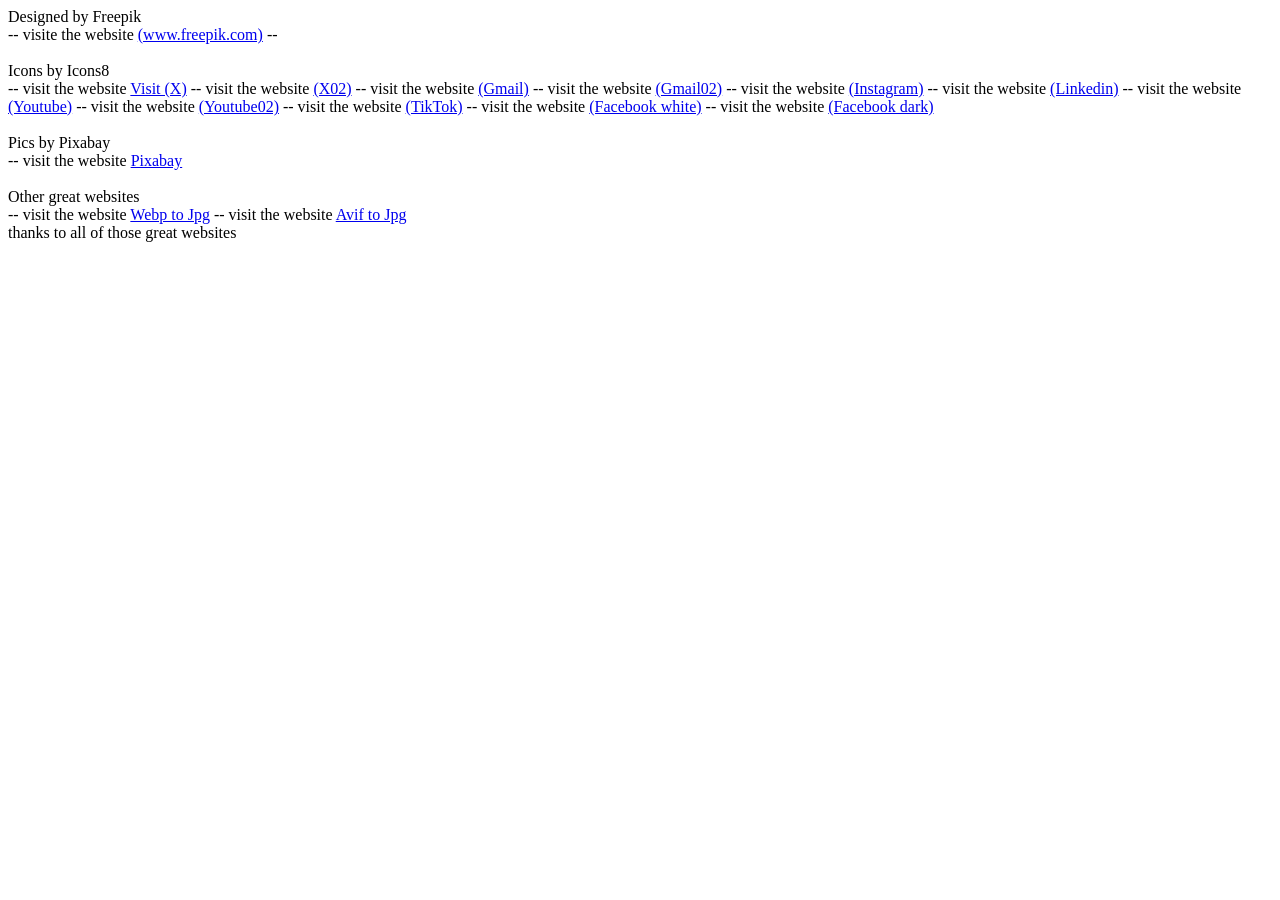
<file: Hauputseite/links.html>
<!DOCTYPE html>
<html lang="en">
<head>
    <meta charset="UTF-8">
    <meta name="viewport" content="width=device-width, initial-scale=1.0">
    <title>Document</title>
</head>
<body>
    Designed by Freepik <br>
     -- visite the website <a href="www.freepik.com">(www.freepik.com)</a> --
    <br>
    <br>
    Icons by Icons8 <br>
    -- visit the website <a href="https://icons8.de/icon/110895/x">Visit (X)</a> 
    -- visit the website <a href="https://icons8.de/icon/ClbD5JTFM7FA/x">(X02)</a> 
    -- visit the website <a href="https://icons8.de/icon/EgRndDDLh8kS/gmail">(Gmail)</a> 
    -- visit the website <a href="https://icons8.de/icon/EgRndDDLh8kS/gmail">(Gmail02)</a> 
    -- visit the website <a href="https://icons8.de/icon/5eT5OnLluNOx/instagram">(Instagram)</a> 
    -- visit the website <a href="https://icons8.de/icon/60ZV_wYC0BM2/linkedin">(Linkedin)</a> 
    -- visit the website <a href="https://icons8.de/icon/szxM3fi4e37N/youtube-play">(Youtube)</a>
    -- visit the website <a href="https://icons8.de/icon/37325/youtube">(Youtube02)</a>  
    -- visit the website <a href="https://icons8.de/icon/SpIfxZbiwM1P/tiktok">(TikTok)</a>
    -- visit the website <a href="https://icons8.de/icon/118468/facebook">(Facebook white)</a>
    -- visit the website <a href="https://icons8.com/icon/118468/facebook-neu">(Facebook dark)</a>



    <br>
    <br>
    Pics by Pixabay <br>
    -- visit the website <a href="https://pixabay.com/de/illustrations/schwarz-hintergrund-textur-370118/">Pixabay</a>


    <br>
    <br>
    Other great websites <br>
    -- visit the website <a href="https://ezgif.com/webp-to-jpg/ezgif-2ce39c697c668.webp">Webp to Jpg</a>
    -- visit the website <a href="https://cloudconvert.com/avif-to-jpg">Avif to Jpg</a>


    <br>thanks to all of those great websites
</body>
</html>
</file>
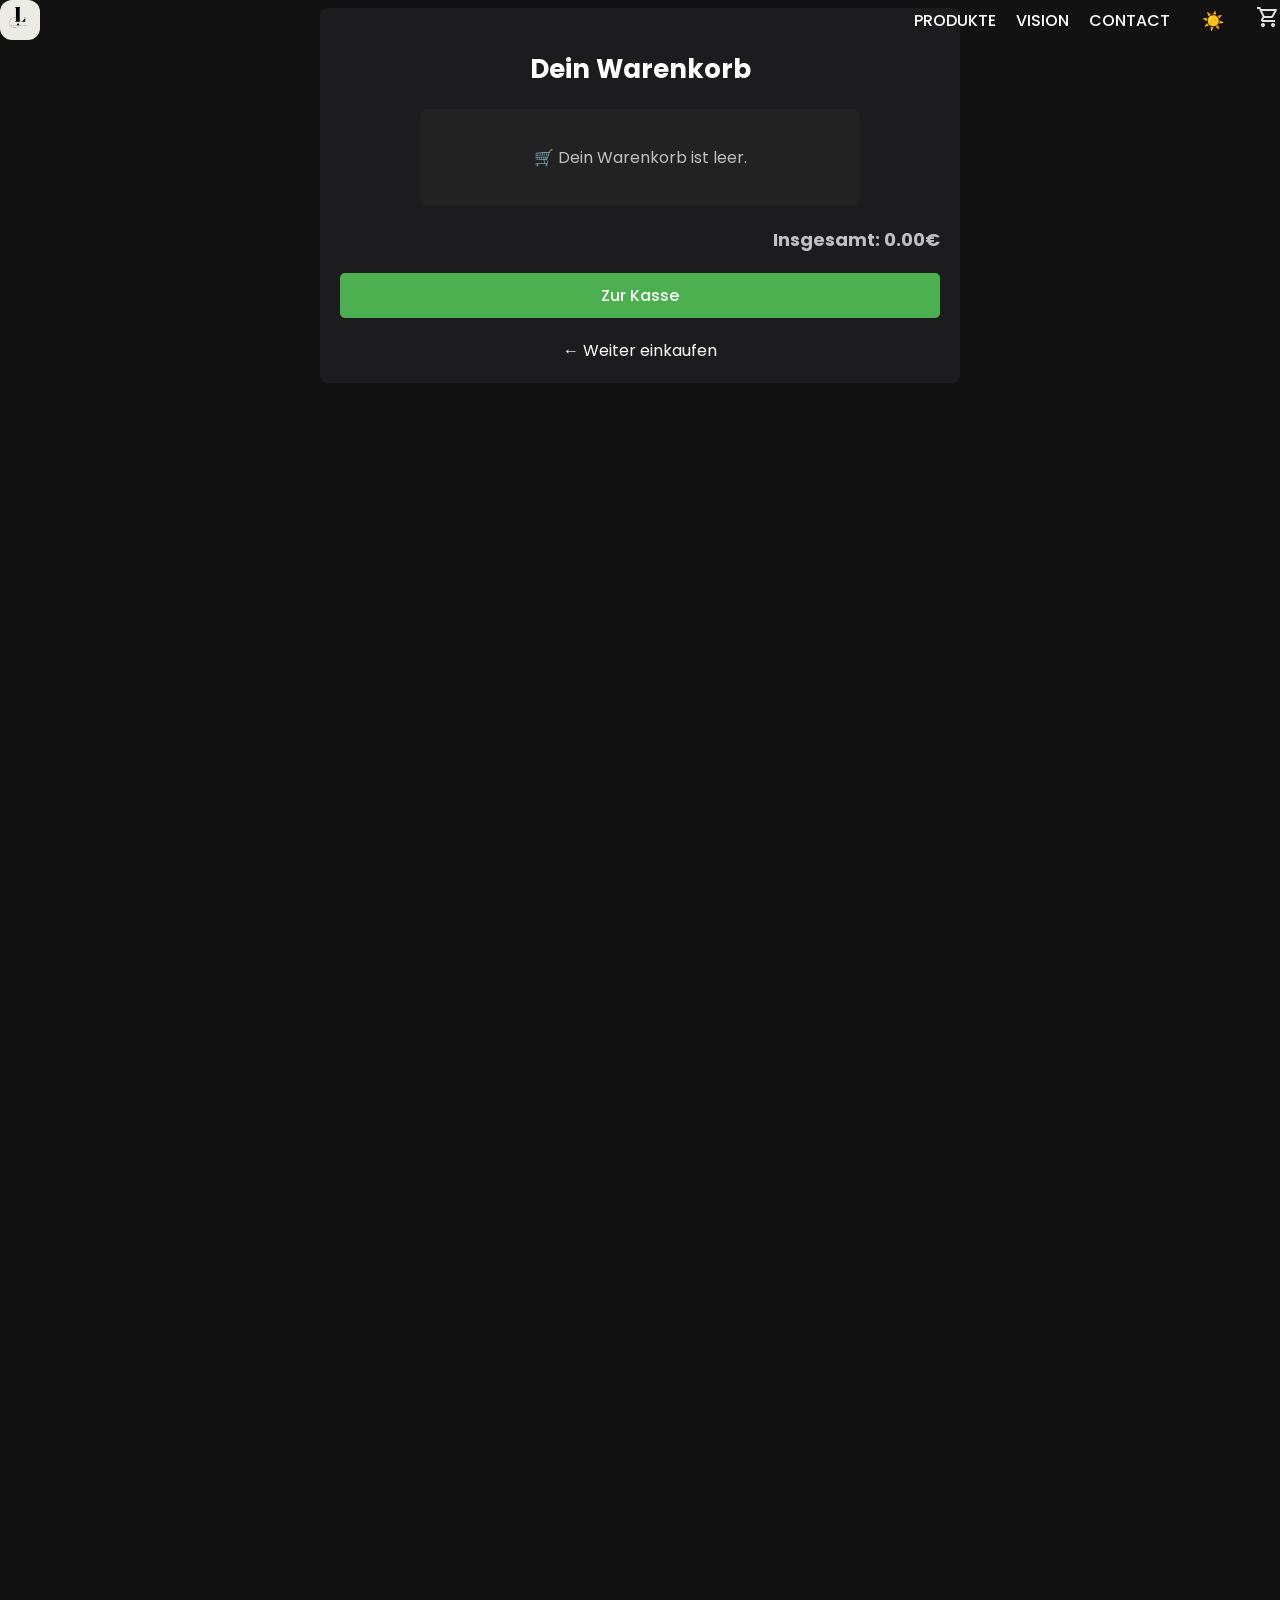
<file: business/einkaufswagen/einkaufswagen.html>
<!DOCTYPE html>
<html lang="en">
<head>
    <meta charset="UTF-8">
    <meta name="viewport" content="width=device-width, initial-scale=1.0">
    <title>Your Cart - Lumio</title>
    <link rel="stylesheet" href="/business/business.css">
</head>
<body class="dark-mode">

    

    <!-- Navigation und Logo -->
    <header>
        <div class="logo"><img src="/img/logo_w.png" alt="Lumio Logo"></div>
        <nav>
            <ul>
                <li><a href="/business/business.html#shop">PRODUKTE</a></li>
                <li><a href="/business/business.html#vision">VISION</a></li>
                <li><a href="/business/business.html#contact">CONTACT</a></li>
                <button id="theme-toggle" class="theme-button">🌙</button>
                <a href="/business/einkaufswagen/einkaufswagen.html"><img src="/img/shopping_cart.png" alt="Cart" class="cart-icon"></a>
            </ul>
        </nav>
    </header>

    <main class="cart-container">
        <h2>Dein Warenkorb</h2>
        <div id="cart-items"></div>
        <p id="total-price">Insgesamt: 0.00€</p>
        <button id="checkout-btn">Zur Kasse</button>
        <a href="/business/business.html" class="back-link">← Weiter einkaufen</a>
    </main>

    <script src="/business/business.js"></script>
</body>
</html>
</file>
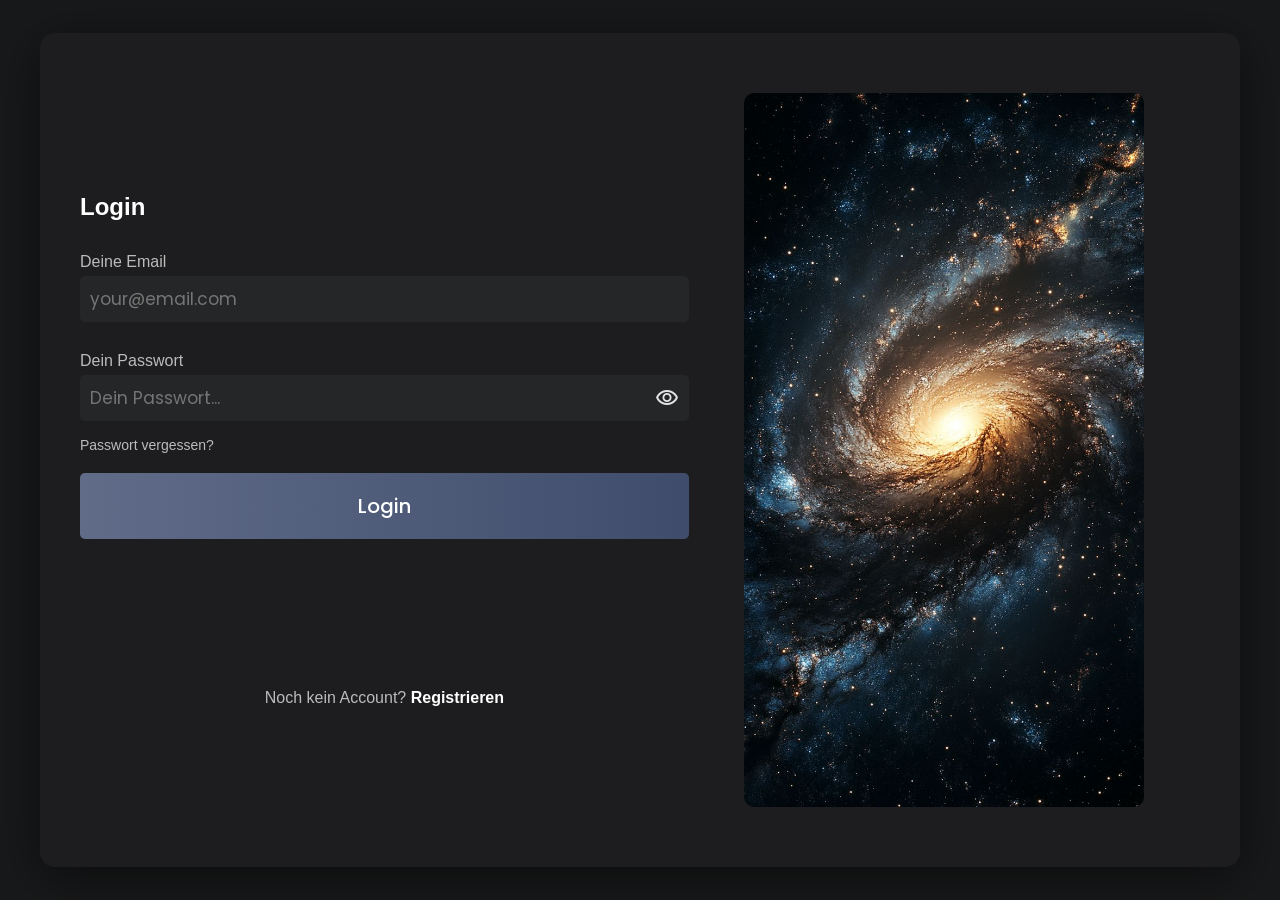
<file: business/login/login.html>
<!DOCTYPE html>
<html lang="de">
<head>
    <meta charset="UTF-8">
    <meta name="viewport" content="width=device-width, initial-scale=1.0">
    <title>Login</title>
    <link rel="stylesheet" href="/business/login/login.css">
</head>
<body>
    <div class="container">
        <div class="login-box">
            <h2>Login</h2>
            <form>
                <label for="email">Deine Email</label>
                <input type="email" id="email" placeholder="your@email.com">
                
                <div class="password-container">
                    <label for="password">Dein Passwort</label>
            
                    <div class="password-wrapper">
                        <input type="password" id="password" placeholder="Dein Passwort...">
                        <!-- Passwort-Toggle mit Bild -->
                        <img src="/img/visibility.png" id="togglePassword" class="password-icon" alt="Toggle Password">
                    </div>
                    <a href="#" class="forgot-password">Passwort vergessen?</a>
                </div>
                
                <button type="submit" class="btn">Login</button>
                <p class="signup-text">Noch kein Account? <a href="#">Registrieren</a></p>
            </form>
        </div>
        <div class="image-box">
            <img src="/img/login.jpg" alt="Login Image">
        </div>
    </div>

    <script src="login.js"></script>
</body>
</html>
</file>
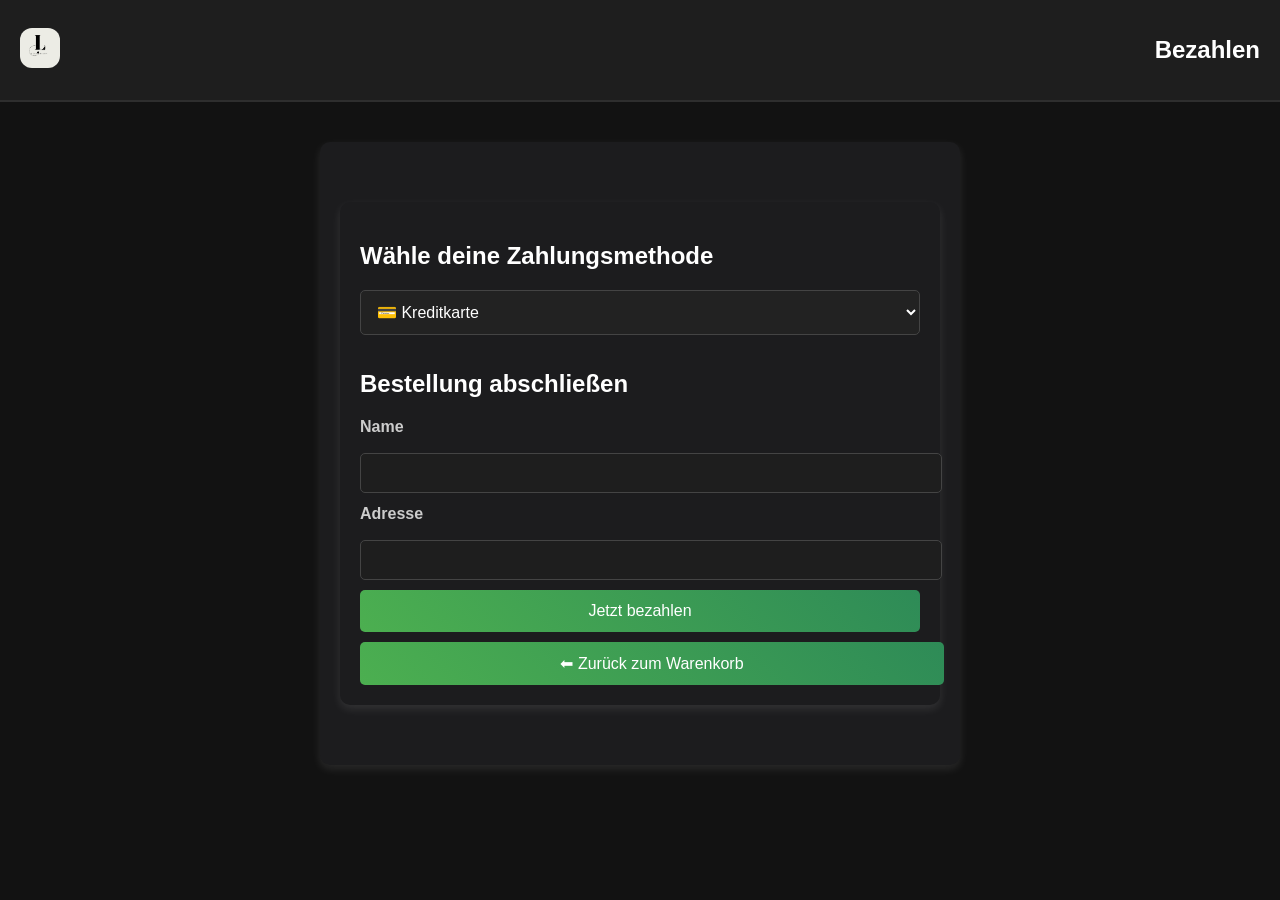
<file: business/einkaufswagen/checkout/checkout.html>
<!DOCTYPE html>
<html lang="de">
<head>
    <meta charset="UTF-8">
    <meta name="viewport" content="width=device-width, initial-scale=1.0">
    <title>Bezahlen - Lumio</title>
    <link rel="stylesheet" href="/business/einkaufswagen/checkout/checkout.css">
</head>
<body class="dark-mode">
    <header>
        <a href="/business/business.html" class="logo">
            <img src="/img/logo_w.png" alt="Lumio Logo">
        </a>
        <h1>Bezahlen</h1>
    </header>

    <main class="checkout-container">
        <div class="checkout-container">
            <h2>Wähle deine Zahlungsmethode</h2>
            
            <select id="payment-method">
                <option value="creditcard">💳 Kreditkarte</option>
                <option value="paypal">🅿️ PayPal</option>
                <option value="applepay">🍏 Apple Pay</option>
            </select>
        
            <div id="payment-form">
                <h2>Bestellung abschließen</h2>
        <form id="payment-form">
            <label for="name">Name</label>
            <input type="text" id="name" required>

            <label for="address">Adresse</label>
            <input type="text" id="address" required>

        </form>
            </div>
        
            <button id="pay-now">Jetzt bezahlen</button>
            <a href="/business/einkaufswagen/einkaufwagen.html" class="back-link">⬅ Zurück zum Warenkorb</a>
        </div>
    </main>

    <script>
        document.getElementById("payment-form").addEventListener("submit", (event) => {
            event.preventDefault();
            alert("Vielen Dank für deine Bestellung! 🎉");
            localStorage.removeItem("cart"); // Warenkorb leeren
            window.location.href = "/business/business.html"; // Zurück zur Startseite
        });
    </script>
</body>
</html>
</file>
<file: business/business.css>
@import url('https://fonts.googleapis.com/css2?family=Cormorant:ital,wght@0,300..700;1,300..700&family=Dancing+Script:wght@400;500;600;700&family=Host+Grotesk:ital,wght@0,300..800;1,300..800&family=Montserrat:wght@100;200;300;400;500;600;700;800;900&family=Open+Sans:wght@300;400;500;600;700;800&family=Orbitron:wght@400..900&family=Playpen+Sans:wght@100;200;300;400;500;600;700;800&family=Poppins:wght@100;200;300;400;500;600;700;800;900&family=Roboto:wght@100;300;400;500;700;900&display=swap');

/* Allgemeines Styling */
html, body {
    height: 200%;
}
  
body {
    font-family: "Poppins", serif;
    transition: background 0.3s, color 0.3s;
    padding: 0;
    margin: 0;
    text-align: center;
    color: white;
}

/* Hauptcontainer */
.container {
    width: 80%;
    max-width: 1200px;
    background: linear-gradient(to top, #131314, #222222);
    border-radius: 5px;
    box-shadow: 0 10px 50px rgba(0, 0, 0, 0.5);
    display: flex;
    justify-content: center;
    flex-direction: column;
    margin: 10vh auto;
    padding: 9vw;
    text-align: center;
    position: relative;
}

header {
    display: flex;
    justify-content: space-between;
    align-items: center;
    position: sticky;
    position: -webkit-sticky;
    top: 0;
    z-index: 10;
    width: 100%;
    margin-top: -7.5vw;
    max-width: 1460px; /* Begrenzung auf Containergröße */
}


/* Logo */
.logo {
    font-size: 24px;
    font-weight: bold;
    color: white;
}

.logo img{
    width: 40px;
    display: block;
    border-radius: 30%;
}

/* Navigation */
nav {
    width: 100%;
}


nav ul {
    display: flex;
    justify-content: flex-end; /* Verhindert Überlaufen */
    align-items: center;
    gap: 20px;
    list-style: none;
    padding: 0;
    margin: 0;
    flex-wrap: wrap; /* Falls der Platz nicht reicht, bricht es um */
}

/* Links in der Navigation */
nav ul li {
    display: inline-block;
}

nav ul li a {
    text-decoration: none;
    color: white;
    font-weight: 500;
    transition: 0.3s;
}

nav ul li a:hover {
    opacity: 0.7;
}

/* Dark Mode Button */
.theme-button {
    background: none;
    border: 2px solid white;
    color: white;
    padding: 6px 12px;
    border-radius: 5px;
    cursor: pointer;
    font-size: 16px;
    transition: 0.3s;
    display: flex;
    align-items: center;
}

.theme-button:hover {
    background: white;
    color: black;
}

/* Einkaufswagen-Icon */
.cart-icon{
    width: 24px;
    height: 24px;
    cursor: pointer;
}

/* Button & Einkaufswagen auf eine Linie mit den Links */
nav ul li:last-child {
    display: flex;
    align-items: center;
    gap: 15px;
}

/* Lampe */
.lamp-container {
    position: absolute;
    top: -120px;  /* weiter nach unten geschoben */
    left: 50%;
    transform: translateX(-50%);
}

.lamp {
    width: 120px;
}

/* Lichtstrahl */
.light-effect {
    position: absolute;
    top: 50px;
    left: 50%;
    transform: translateX(-50%);
    width: 350px;
    height: 450px;
    background: radial-gradient(circle, rgba(255, 255, 200, 0.5) 10%, rgba(0, 0, 0, 0) 80%);
    filter: blur(50px);
}

/* Titel */
.title-background {
    font-size: 8.5rem;
    font-weight: bold;
    color: rgba(255, 255, 255, 0.1);
    text-transform: uppercase;
    position: absolute; 
    top: 20%;
    left: 50%;
    transform: translate(-50%, -50%);
    filter: blur(3px);
    z-index: 1;
}

.title-foreground {
    font-size: 2rem;
    font-weight: bold;
    text-transform: uppercase;
    position: relative;
    margin-top: 100px;
    z-index: 2;
}

/* Untertitel */
.subtitle {
    font-size: 1rem;
    color: rgba(255, 255, 255, 0.6);
}

/* Info-Boxen */
.info-boxes {
    display: flex;
    justify-content: space-between;
    margin-top: 230px;
    margin-bottom: -80px;
    gap: 25px;
}

.info-box {
    background: rgba(30, 30, 30, 0.9);
    padding: 20px;
    border-radius: 10px;
    text-align: center;
    transition: 0.3s;
    flex: 1;
    box-shadow: 0 5px 15px rgba(0, 0, 0, 0.3);
}

.info-box:hover {
    background: rgba(50, 50, 50, 0.9);
}

.number {
    font-size: 1.2rem;
    color: rgba(255, 255, 255, 0.5);
}

h3 {
    font-size: 1.2rem;
    margin: 5px 0;
}

p {
    font-size: 0.7rem;
    color: rgba(255, 255, 255, 0.6);
}

/* Responsive Anpassungen */
@media (max-width: 1024px) {
    .container {
        padding: 5vw;
    }
    header {
        padding: 15px 30px;
    }
    nav ul {
        gap: 15px;
    }
}

@media (max-width: 768px) {
    nav ul {
        flex-direction: column;
        align-items: flex-end;
    }
    .theme-button {
        font-size: 14px;
        padding: 5px 10px;
    }
}

@media (max-width: 480px) {
    .container {
        padding: 15vw;
        display: flex;
        flex-direction: column;
        align-items: center;
        justify-content: center;
        margin: 10vh auto;
        text-align: center;
    }
}


/* Dark Mode Button */
#theme-toggle {
    background: none;
    border: none;
    font-size: 18px;
    cursor: pointer;
    color: white;
    transition: color 0.3s;
}

/* Übergangsbereich */
.transition {
    text-align: center;
    padding: 150px 20px;
    background: #0f0f0f;
    position: relative;
    background-attachment: fixed;
}

.transition h2 {
    font-size: 2.5em;
    font-weight: bold;
}

.transition p {
    font-size: 1.2em;
    opacity: 0.8;
}

.lumio-text {
    color: #FFD700;
    text-shadow: 0 0 20px rgba(255, 215, 0, 0.6);
}

/* Scroll-Down-Indikator */
.scroll-down {
    width: 30px;
    height: 50px;
    border: 2px solid white;
    border-radius: 25px;
    margin: 20px auto 0;
    position: relative;
    animation: fadeIn 1.8s ease-in-out forwards;
}

.scroll-down::before {
    content: "";
    width: 10px;
    height: 10px;
    background: white;
    position: absolute;
    left: 50%;
    transform: translateX(-50%);
    border-radius: 50%;
    top: 10px;
    animation: scrollAnim 1.5s infinite;
}

@keyframes scrollAnim {
    0% { top: 10px; opacity: 1; }
    100% { top: 30px; opacity: 0; }
}

@keyframes fadeInUp {
    from {
        opacity: 0;
        transform: translateY(50px);
    }
    to {
        opacity: 1;
        transform: translateY(0);
    }
}

/* Story-Sektion */
.story-section {
    display: flex;
    align-items: center;
    justify-content: space-between;
    padding: 100px;
    background: #1a1a1a;
    text-align: left;
    animation: fadeInUp 1.5s ease-in-out;
}

.story-text {
    width: 50%;
}

.story-text h1 {
    font-size: 3em;
}

.story-text .lumio {
    color: #FFD700; /* Goldene Farbe für das Logo */
    font-weight: bold;
}

.story-text p {
    font-size: 1.2em;
    line-height: 1.5;
}

/* Interaktive Auswahl */
.choices {
    margin-top: 20px;
}

.choice-btn {
    background: #333;
    border: 2px solid #FFD700;
    color: white;
    padding: 15px 30px;
    font-size: 1.2em;
    margin: 10px;
    border-radius: 50px;
    cursor: pointer;
    transition: all 0.4s ease-in-out;
    position: relative;
    animation: fadeInUp 1.5s ease-in-out;
    overflow: hidden;
}

.choice-btn::before {
    content: "";
    position: absolute;
    width: 100%;
    height: 100%;
    top: 0;
    left: -100%;
    background: #FFD700;
    transition: all 0.4s ease-in-out;
}

.choice-btn:hover::before {
    left: 0;
}

/* T-Shirt Vorschau */
.story-image img {
    width: 300px;
    filter: brightness(0.8);
    transition: 0.3s;
}

.story-image img:hover {
    filter: brightness(1);
}


/* Kategorien */
.category {
    text-align: center;
    padding: 100px;
    font-size: 1.5em;
    transition: 0.5s;
    opacity: 0;
    transform: translateY(50px);
}

.category:hover {
    opacity: 1;
    transform: translateY(0);
}

.light {
    background: #f4e041;
    color: black;
}

.energy {
    background: #ff5733;
    color: white;
}

.glow {
    background: #a040ff;
    color: white;
}

/* === POPUP-NACHRICHT STYLES === */
.popup-message {
    position: fixed;
    top: -100px; /* Startet außerhalb des Bildschirms */
    left: 50%;
    transform: translateX(-50%);
    background: #1e1e1e;
    color: white;
    padding: 15px 25px;
    border-radius: 10px;
    font-size: 16px;
    box-shadow: 0px 0px 10px rgba(255, 255, 0, 0.5);
    opacity: 0;
    transition: top 0.5s ease-in-out, opacity 0.5s ease-in-out;
    z-index: 1000;
}

.popup-message.show {
    top: 20px; /* Fährt nach unten ein */
    opacity: 1;
}

/* === BUTTON ANIMATION === */
.choice-btn, .buy-button {
    transition: transform 0.2s ease-in-out, box-shadow 0.2s;
}

.choice-btn:active, .buy-button:active {
    transform: scale(0.95);
}

.choice-btn:hover, .buy-button:hover {
    box-shadow: 0px 0px 15px rgba(255, 255, 0, 0.5);
}




/* Produkt-Section */
.product-section {
    padding: 100px 0;
}

/* Kategorie-Filter */
.filter-buttons {
    margin-bottom: 20px;
}

.filter-buttons button {
    background: #1e1e1e;
    color: #ffcc00;
    border: 2px solid #ffcc00;
    padding: 10px 15px;
    margin: 5px;
    cursor: pointer;
    border-radius: 5px;
    transition: all 0.3s ease;
}

.filter-buttons button:hover, 
.filter-buttons button.active {
    background: #ffcc00;
    color: #000;
}

/* FLEXIBLES GRID für die Produkte */
.product-container {
    display: flex;
    flex-wrap: wrap; /* Zeilenumbruch, falls kein Platz */
    justify-content: center; /* Zentriert die Elemente */
    gap: 20px; /* Abstand zwischen den Produkten */
    padding: 0 20px;
    margin-top: 40px;
}

/* Produkt-Karte im Neumorphism-Stil */
.product-card {
    background: #1e1e1e;
    padding: 10px;
    border-radius: 10px;
    box-shadow: 8px 8px 15px #0d0d0d, -8px -8px 15px #292929;
    min-width: 150px; /* Mindestgröße */
    max-width: 320px; /* Maximale Breite */
    transition: all 0.3s ease-in-out;
    margin: 10px;
}

.product-card:hover {
    transform: scale(1.05);
    box-shadow: 10px 10px 20px #0d0d0d, -10px -10px 20px #292929;
}

/* Produkt-Bild */
.product-card img {
    width: 100%;
    border-radius: 8px;
}

.product-card .favorite{
    width: 25px;
    height: 25px;
    cursor: pointer;
    transition: all 0.3s ease;
    position: absolute;
    top: 10px;
    right: 10px;
    opacity: 1;
    z-index: 1000;
    cursor: pointer;
    margin: 5px;
}

button .favorite:active {
    background-color: rgb(187, 82, 82);
}

button .favorite:visited {
    background-color: rgb(187, 82, 82);
}

/* Warenkorb-Button */
.buy-button {
    background: transparent;
    border: 2px solid #ffcc00;
    color: #ffcc00;
    padding: 10px;
    margin-top: 10px;
    margin-left: 10px;
    cursor: pointer;
    border-radius: 5px;
    transition: all 0.3s ease;
}

.buy-button:hover {
    background: #ffcc00;
    color: #000;
}

/* RESPONSIVE DESIGN für kleinere Bildschirme */
@media (max-width: 900px) {
    .product-card {
        width: calc(50% - 40px); /* 2 Spalten bei mittlerer Bildschirmgröße */
    }
}

@media (max-width: 600px) {
    .product-card {
        width: 100%; /* 1 Spalte für Mobile */
    }
}


/* About Lumio Section */
#about {
    background-color: #1a1919; /* Exakte Hintergrundfarbe */
    color: #e0e0e0;
    text-align: center;
    padding: 60px 20px;
    margin: 50px 0;
}

.about-container {
    max-width: 800px;
    margin: 0 auto;
}

.about-icon {
    width: 40px;
    margin-bottom: 10px;
    border-radius: 30%;
}

h2 {
    font-size: 26px;
    font-weight: bold;
    margin-bottom: 15px;
}

p {
    font-size: 16px;
    line-height: 1.6;
    color: #c0c0c0;
}

.social-icons {
    margin-top: 15px;
}

.social-icons a {
    color: #c0c0c0;
    font-size: 20px;
    margin: 0 10px;
    text-decoration: none;
    transition: color 0.3s;
}

.social-icons a:hover {
    color: #ffffff;
}


/* Kontaktformular */
#contact {
    margin: 100px auto;
    padding: 0 20px;
    max-width: 600px;
    text-align: center;
}

#contact h2 {
    font-size: 2rem;
    margin-bottom: 30px;
    color: #f0f0f0;
}

form {
    display: flex;
    flex-direction: column;
    max-width: 400px;
    gap: 15px;
    margin: auto;
}

label {
    text-align: left;
    color: #ccc;
    font-weight: 500;
    font-size: 0.9rem;
}

.contact-inputs {
    background: #1f1f1f;
    border: 1px solid #333;
    color: #fff;
    padding: 12px 15px;
    border-radius: 8px;
    font-size: 1rem;
    transition: border 0.3s;
}

.contact-inputs:focus {
    border-color: #888;
    outline: none;
    box-shadow: 0 0 5px #888;
}

input, textarea {
    padding: 10px;
    margin: 5px 0;
}

button {
    color: white;
    font-family: "Poppins", serif;
    font-size: 14px;
    font-weight: 500;    
    text-decoration: none;
    outline: none;
    border: none;
    background: transparent;
    padding: 10px;
    border: none;
    cursor: pointer;
    transition: background 0.3s, color 0.3s;
}

.hover {
    width: 100%;
    height: auto;
    float: left;
    transition: .5s linear;
    position: relative;
    display: block;
    padding: 15px;
    margin: 0 -15px;
    text-align: center;
    background: transparent;
    text-transform: uppercase;
    font-weight: 900;
}
  
.hover:before {
    position: absolute;
    content: '';
    left: 0;
    bottom: 0;
    height: 4px;
    width: 100%;
    border-bottom: 4px solid transparent;
    border-left: 4px solid transparent;
    box-sizing: border-box;
    transform: translateX(100%);
}
  
.hover:after {
    position: absolute;
    content: '';
    top: 0;
    left: 0;
    width: 100%;
    height: 4px;
    border-top: 4px solid transparent;
    border-right: 4px solid transparent;
    box-sizing: border-box;
    transform: translateX(-100%);
}
  
.hover:hover {
    box-shadow: 0 5px 15px rgba(255, 255, 255, 0.5);
}
  
.hover:hover:before {
    border-color: #e0e0e0;
    height: 100%;
    transform: translateX(0);
    transition: .3s transform linear, .3s height linear .3s;
}
  
.hover:hover:after {
    border-color: #e0e0e0;
    height: 100%;
    transform: translateX(0);
    transition: .3s transform linear, .3s height linear .5s;
}



/* From Uiverse.io by jack0237 */
.content-wrapper .content {
    background-color: hsl(180, 2%, 10%);
    display: flex;
    flex-direction: column;
    justify-content: space-between;
    color: #ccc;
    width: 20rem;
    height: 20rem;
    padding: 20px;
    margin: 5vh auto;
    border-radius: 30px;
  }
  
  .rating-star {
    width: 40px;
    height: 40px;
    display: flex;
    justify-content: center;
    align-items: center;
    background-color: hsl(217, 12%, 63%, 0.4);
    border-radius: 50%;
  }
  .rating-star img {
    width: 15px;
  }
  
  .title {
    font-size: 20px;
    font-weight: 700;
  }
  .text {
    font-size: 15px;
    font-weight: 400;
    line-height: 1.3;
    color: hsl(217, 12%, 63%);
  }
  .rating {
    display: flex;
    justify-content: space-between;
  }
  .rating label {
    cursor: pointer;
    width: 40px;
    height: 40px;
    background-color: hsla(217, 12%, 63%, 0.4);
    border-radius: 50%;
    display: flex;
    justify-content: center;
    align-items: center;
    font-size: 400;
  }
  .rating label:hover {
    color: hsl(213, 19%, 18%);
    background-color: hsl(0, 0%, 100%);
  }
  
  .rating input[type="radio"] {
    display: none;
  }
  
  .rating input[type="radio"]:checked + label {
    background-color: hsl(25, 97%, 53%);
    color: var(--Dark-Blue);
    font-weight: 400;
  }
  .button {
    background-color: hsl(25, 97%, 53%);
    color: hsl(213, 19%, 18%);
    font-weight: 700;
    text-transform: uppercase;
    width: 100%;
    padding: 10px;
    border-radius: 30px;
    border: none;
  }
  
  .button:hover {
    background-color: hsl(0, 0%, 100%);
  }
  
  .center {
    display: flex;
    align-items: center;
    text-align: center;
  }
  
  .select {
    color: hsl(25, 97%, 53%);
    background: hsl(217, 12%, 63%);
    border-radius: 30px;
    padding: 4px 20px;
  }
  




/* Footer Styling */
footer {
    background-color: #0d0d0d;
    color: #e0e0e0;
    padding: 40px 0;
    text-align: center;
}

.footer-container {
    display: flex;
    justify-content: space-between;
    max-width: 1000px;
    margin: 0 auto;
    padding: 0 20px;
    align-items: center;
}

.footer-logo{
    margin-right: 150px;
}

.footer-logo img {
    width: 50px;
    margin-bottom: 10px;
    border-radius: 30%;
    color: #e0e0e0;
}

.footer-logo p {
    font-size: 14px;
    color: #a0a0a0;
}

.footer-links {
    display: flex;
    justify-content: space-between;
    flex-grow: 1;
}

.footer-column {
    margin: 0 20px;
    text-align: left;
}

.footer-column h3 {
    font-size: 16px;
    font-weight: bold;
    margin-bottom: 10px;
}

.footer-column ul {
    list-style: none;
    padding: 0;
}

.footer-column ul li {
    margin-bottom: 8px;
}

.footer-column ul li a {
    color: #e0e0e0;
    text-decoration: none;
    font-size: 14px;
    transition: color 0.3s, text-decoration 0.3s;
}

.footer-column ul li a:hover {
    color: #ffffff;
    text-decoration: underline;
}











/* Einkaufswagen */
.cart-icon img {
    width: 30px; /* Größe anpassen */
    padding-top: 11px;
    height: auto;
    transition: opacity 0.3s;
}

.cart-icon img:hover {
    opacity: 0.7; /* Kleiner Hover-Effekt */
}

.cart-container {
    text-align: center;
    margin-top: 130px;
}

#cart-items {
    margin: 20px auto;
    padding: 20px;
    background: #222;
    border-radius: 8px;
    max-width: 400px;
}

#checkout-btn {
    background: #ff9800;
    color: white;
    border: none;
    padding: 10px 20px;
    font-size: 16px;
    cursor: pointer;
    border-radius: 5px;
    transition: 0.3s;
}

#checkout-btn:hover {
    background: #e68900;
}

.back-link {
    display: block;
    margin-top: 20px;
    color: white;
    text-decoration: none;
}

.back-link:hover {
    text-decoration: underline;
}


.cart-container {
    max-width: 600px;
    margin: 5% auto;
    padding: 20px;
    background: #1c1c1e;
    color: #fff;
    border-radius: 8px;
}

.cart-item {
    display: flex;
    justify-content: space-between;
    align-items: center;
    padding: 10px 0;
    border-bottom: 1px solid #444;
}

.remove-item {
    background: none;
    border: none;
    color: #888;
    font-size: 12px;
    cursor: pointer;
}

.remove-item:hover {
    color: #ff5555;
}

#total-price {
    font-size: 18px;
    font-weight: bold;
    text-align: right;
    margin-top: 10px;
}

#checkout-btn {
    width: 100%;
    padding: 10px;
    background: #4CAF50;
    color: white;
    border: none;
    border-radius: 5px;
    font-size: 16px;
    cursor: pointer;
}

#checkout-btn:hover {
    background: #45a049;
}


/* Dark Mode Styling */
.dark-mode nav ul li a,
.dark-mode #theme-toggle,
.dark-mode .cart-icon {
    color: #fff;
    transition: color 0.3s;
}

.dark-mode nav ul li a:hover,
.dark-mode #theme-toggle:hover,
.dark-mode .cart-icon:hover {
    color: #f4a261;
}

/* Dark Mode */
body.dark-mode {
    background-color: #121212;
    color: white;
}




/* White Mode */
body.white-mode {
    background-color: white;
    color: black;
}








#popup-overlay {
    display: none;
    position: fixed;
    top: 0;
    left: 0;
    width: 100%;
    height: 100%;
    background: rgba(0, 0, 0, 0.6);
    justify-content: center;
    align-items: center;
}

.popup-content {
    background: white;
    padding: 20px;
    border-radius: 10px;
    width: 300px;
    text-align: center;
    position: relative;
    animation: fade-in 0.3s ease-in-out;
}

.popup-header {
    display: flex;
    justify-content: flex-end;
}

.close-btn {
    font-size: 20px;
    cursor: pointer;
}

.popup-body {
    display: flex;
    align-items: center;
    gap: 15px;
}

.popup-body img {
    width: 80px;
    border-radius: 5px;
}

.popup-info h3 {
    margin: 0;
    font-size: 1.2rem;
}

.popup-info p {
    font-size: 1rem;
    color: gray;
}

#go-to-cart {
    background: black;
    color: white;
    padding: 10px;
    border: none;
    cursor: pointer;
    width: 100%;
    margin-top: 10px;
    border-radius: 5px;
}

#go-to-cart:hover {
    background: darkgray;
}

.popup-message {
    position: fixed;
    bottom: 50px;
    left: 50%;
    transform: translateX(-50%);
    background: rgba(0, 0, 0, 0.8);
    color: white;
    padding: 15px 20px;
    border-radius: 5px;
    font-size: 1rem;
    animation: slide-up 0.5s ease;
}

.fade-out {
    animation: fade-out 0.5s ease forwards;
}

@keyframes fade-in {
    from {
        opacity: 0;
        transform: scale(0.9);
    }
    to {
        opacity: 1;
        transform: scale(1);
    }
}

@keyframes slide-up {
    from {
        transform: translateX(-50%) translateY(50px);
        opacity: 0;
    }
    to {
        transform: translateX(-50%) translateY(0);
        opacity: 1;
    }
}

@keyframes fade-out {
    from {
        opacity: 1;
    }
    to {
        opacity: 0;
    }
}
</file>
<file: business/login/login.css>
@import url('https://fonts.googleapis.com/css2?family=Cormorant:ital,wght@0,300..700;1,300..700&family=Dancing+Script:wght@400;500;600;700&family=Host+Grotesk:ital,wght@0,300..800;1,300..800&family=Montserrat:wght@100;200;300;400;500;600;700;800;900&family=Open+Sans:wght@300;400;500;600;700;800&family=Orbitron:wght@400..900&family=Playpen+Sans:wght@100;200;300;400;500;600;700;800&family=Poppins:wght@100;200;300;400;500;600;700;800;900&family=Roboto:wght@100;300;400;500;700;900&display=swap');

/* Allgemeine Stile */

*{
    margin: 0;
    padding: 0;
    box-sizing: border-box;
}

body {
    background: #18191A;
    display: flex;
    justify-content: center;
    align-items: center;
    height: 100vh;
    margin: 0;
    font-family: 'Arial', sans-serif;
}

/* Container */
.container {
    display: flex;
    justify-content: space-between;
    align-items: center;
    width: 100%;
    max-width: 1200px;
    margin: 100px auto;
    padding: 40px;
    background: rgba(30, 30, 32, 0.95);
    border-radius: 15px;
    box-shadow: 0 10px 50px rgba(0, 0, 0, 0.5);
}

/* Login-Bereich */
.login-box {
    width: 60%;
    /*padding: 80px;*/
}

h2 {
    color: #fff;
    margin-bottom: 32px;
}

label {
    display: block;
    color: #bbb;
    margin: 10px 0 5px;
}

input {
    width: 100%;
    padding: 10px;
    background: #252627;
    border: none;
    color: white;
    border-radius: 5px;
    outline: none;
    transition: all 0.3s ease;
    font-size: 17px;
    font-family: 'Poppins', sans-serif;
}

input:focus {
    box-shadow: 0 0 8px rgba(255, 255, 255, 0.2);
}

/* Passwort-Feld */
.password-container {
    position: relative;
    margin-top: 30px;
}

.password-wrapper {
    position: relative;
    display: flex;
    align-items: center;
}

.password-wrapper input {
    width: 100%;
}

.toggle-password {
    position: absolute;
    right: 10px;
    cursor: pointer;
    color: #bbb;
}

.password-icon {
    width: 24px;
    height: 24px;
    position: absolute;
    right: 10px;
    cursor: pointer;
}

.forgot-password{
    display: block;
    color: #bbb;
    margin-top: 16px;
    text-decoration: none;
    cursor: pointer;
    font-size: 14px;
}

.forgot-password:hover {
    color: white;
    text-decoration: underline;
}

/* Button */
.btn {
    width: 100%;
    padding: 18px;
    margin-top: 20px;
    background: linear-gradient(90deg, #606c88, #3f4c6b);
    border: none;
    color: white;
    border-radius: 5px;
    cursor: pointer;
    transition: all 0.3s ease;
    font-size: 20px;
    font-family: 'Poppins', sans-serif;
    font-weight: 500;
}

.btn:hover {
    background: linear-gradient(90deg, #3f4c6b, #606c88);
}

/* Registrierungs-Link */
.signup-text {
    text-align: center;
    margin-top: 20px;
    color: #bbb;
    margin-top: 150px;
}

.signup-text a {
    color: white;
    text-decoration: none;
    font-weight: bold;
}



/* Bild-Bereich */
.image-box {
    width: 50%;
    height: 50%;
    display: flex;
    justify-content: center;
    align-items: center;
    padding: 20px; /* Abstand zum Rand */
}

.image-box img {
    width: 100%; /* Bildgröße */
    max-width: 400px; /* Maximale Breite */
    border-radius: 10px;
}

/* Animation-Bereich */
.animation-box {
    width: 50%;
    background: black;
    position: relative;
    display: flex;
    align-items: center;
    justify-content: center;
    margin: 9px; /* Abstand zum Container-Rand */
    border-radius: 15px;
}

/* Planeten */
.planet {
    position: absolute;
    border-radius: 50%;
    background: radial-gradient(circle, #a3c0ff, #28334d);
}

.planet1 {
    width: 60px;
    height: 60px;
    top: 40%;
    left: 40%;
    animation: float 5s infinite ease-in-out;
}

.planet2 {
    width: 30px;
    height: 30px;
    top: 20%;
    right: 20%;
    animation: float 6s infinite ease-in-out;
}

/* Sterne */
.stars {
    width: 100%;
    height: 100%;
    background: url('stars.png');
    position: absolute;
    animation: twinkle 10s infinite linear;
}

/* Animationen */
@keyframes float {
    0% { transform: translateY(0px); }
    50% { transform: translateY(-10px); }
    100% { transform: translateY(0px); }
}

@keyframes twinkle {
    0% { opacity: 0.8; }
    50% { opacity: 1; }
    100% { opacity: 0.8; }
}

/* Logo */
.comet-logo {
    position: absolute;
    bottom: 10px;
    color: white;
    font-size: 18px;
}
</file>
<file: business/einkaufswagen/checkout/checkout.css>
/* --- Allgemeine Stile --- */
body {
    font-family: 'Poppins', sans-serif;
    margin: 0;
    padding: 0;
    background-color: #121212;
    color: #fff;
}

/* --- Header --- */
header {
    display: flex;
    align-items: center;
    justify-content: space-between;
    padding: 20px;
    background: #1E1E1E;
    border-bottom: 2px solid #2E2E2E;
}

.logo img {
    height: 40px;
    border-radius: 30%;
}

h1 {
    font-size: 24px;
    font-weight: bold;
}

/* --- Container für Warenkorb und Checkout --- */
.cart-container, .checkout-container {
    max-width: 600px;
    margin: 40px auto;
    padding: 20px;
    background: #1C1C1E;
    border-radius: 10px;
    box-shadow: 0px 4px 10px rgba(255, 255, 255, 0.1);
}

/* --- Warenkorb-Items --- */
.cart-item {
    display: flex;
    justify-content: space-between;
    align-items: center;
    padding: 12px 0;
    border-bottom: 1px solid #444;
    transition: all 0.3s ease-in-out;
}

.cart-item:hover {
    background: rgba(255, 255, 255, 0.05);
    padding-left: 5px;
}

.remove-item {
    background: none;
    border: none;
    color: #888;
    font-size: 12px;
    cursor: pointer;
    transition: color 0.3s;
}

.remove-item:hover {
    color: #ff5555;
}

/* --- Gesamtpreis --- */
#total-price {
    font-size: 20px;
    font-weight: bold;
    text-align: right;
    margin-top: 20px;
    color: #FFD700;
}

/* --- Buttons --- */
button, .back-link {
    width: 100%;
    padding: 12px;
    background: linear-gradient(45deg, #4CAF50, #2E8B57);
    color: white;
    border: none;
    border-radius: 5px;
    font-size: 16px;
    cursor: pointer;
    transition: all 0.3s;
    text-align: center;
    display: block;
    text-decoration: none;
    margin-top: 10px;
}

button:hover, .back-link:hover {
    background: linear-gradient(45deg, #45a049, #1C7740);
}

/* --- Checkout-Formular --- */
form {
    display: flex;
    flex-direction: column;
    gap: 12px;
}

label {
    font-weight: bold;
    color: #ccc;
}

input, select {
    padding: 12px;
    border-radius: 5px;
    border: 1px solid #444;
    background: #222;
    color: #fff;
    font-size: 16px;
}

input:focus, select:focus {
    outline: none;
    border-color: #FFD700;
    box-shadow: 0px 0px 10px rgba(255, 215, 0, 0.3);
}

/* --- Mobile-Optimierung --- */
@media (max-width: 768px) {
    .cart-container, .checkout-container {
        width: 90%;
    }
}

#payment-method {
    width: 100%;
    padding: 12px;
    font-size: 16px;
    border-radius: 5px;
    background: #222;
    color: #fff;
    border: 1px solid #444;
    margin-bottom: 15px;
}

#payment-form input {
    width: 100%;
    padding: 10px;
    margin-top: 5px;
    border-radius: 5px;
    background: #1E1E1E;
    border: 1px solid #444;
    color: #fff;
}

#payment-form p {
    background: #2E2E2E;
    padding: 10px;
    border-radius: 5px;
    text-align: center;
    font-weight: bold;
}
</file>
